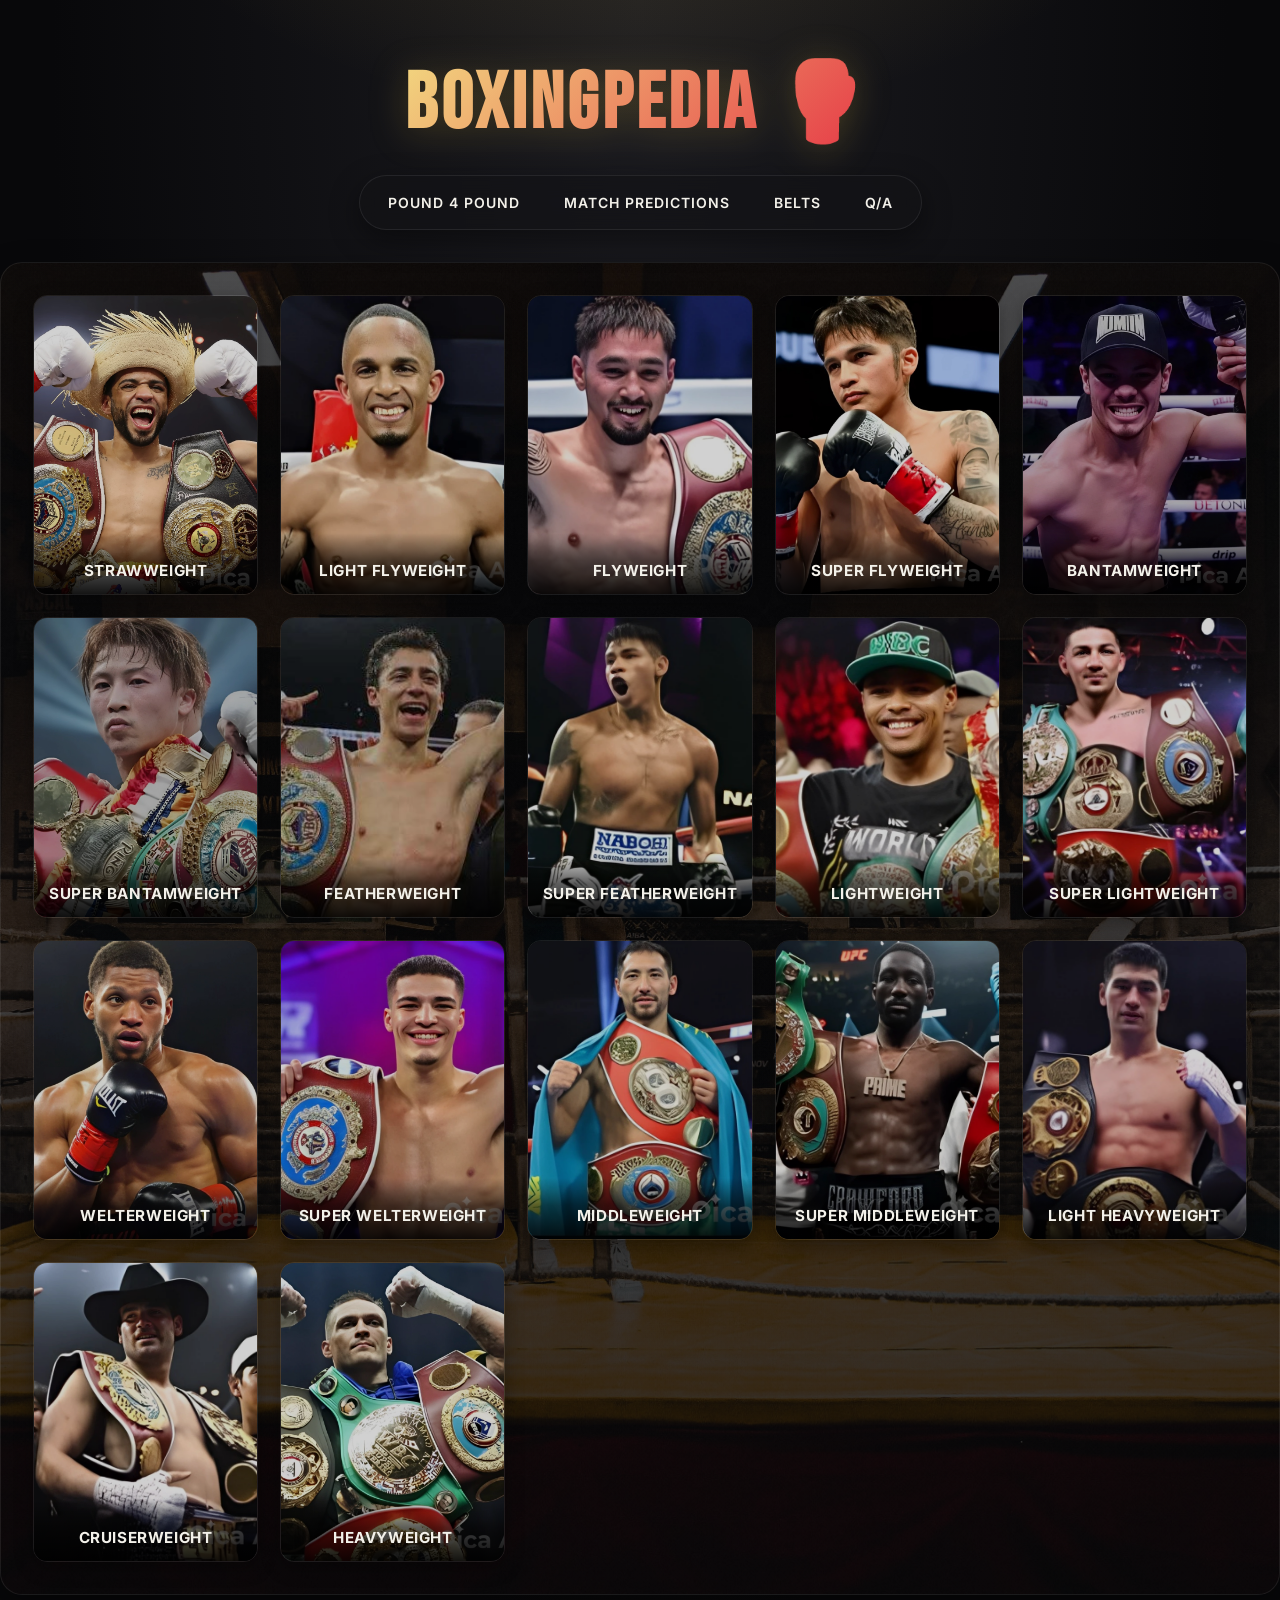
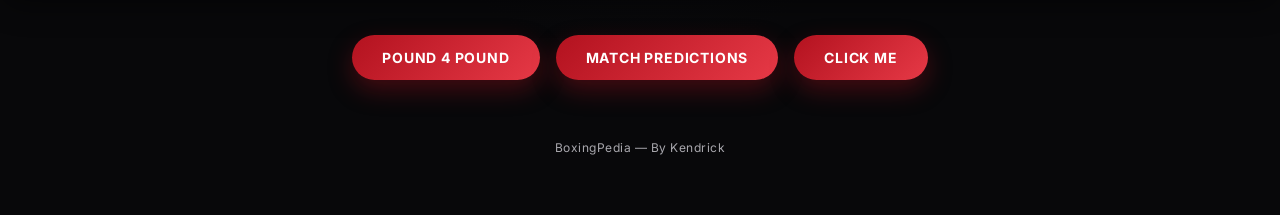
<file: src/main/frontend/static/index.html>
<!DOCTYPE html>
<html lang="en">
<head>
    <meta charset="UTF-8">
    <meta name="viewport" content="width=device-width, initial-scale=1.0">
    <title>BoxingPedia</title>
    <link rel="preconnect" href="https://fonts.googleapis.com">
    <link rel="preconnect" href="https://fonts.gstatic.com" crossorigin>
    <link href="https://fonts.googleapis.com/css2?family=Bebas+Neue&family=Inter:wght@400;500;600;700;800&display=swap" rel="stylesheet">
    <link rel="stylesheet" href="styles.css"> <!-- CSS link -->
</head>
<body>

<section class="hero">
    <header>
        <h1><a href="index.html">BoxingPedia 🥊</a></h1>
    </header>
</section>


<!-- Navigation bar Code -->
<nav class="topnav">
    <a href="p4p.html">Pound 4 Pound</a>
    <a href="matchPrec.html">Match Predictions</a>
    <a href="belts.html">Belts</a>
    <a href="clickMe.html">Q/A</a>
</nav>

<div class="card-container">

    <a href="divisions/straw.html" class="card">
        <img src="pics/strawwieght_pic.jpg" alt="Strawweight boxer">
        <div class="card-title">Strawweight</div>
    </a>
    <a href="lightFly.html" class="card">
        <img src="pics/lightfly.jpg" alt="Light Flyweight boxer">
        <div class="card-title">Light Flyweight</div>
    </a>
    <a href="fly.html" class="card">
        <img src="pics/fly.jpg" alt="Flyweight boxer">
        <div class="card-title">Flyweight</div>
    </a>
    <a href="superFly.html" class="card">
        <img src="pics/superfly.jpg" alt="Super Flyweight boxer">
        <div class="card-title">Super Flyweight</div>
    </a>
    <a href="bantam.html" class="card">
        <img src="pics/bantam.jpg" alt="Bantamweight boxer">
        <div class="card-title">Bantamweight</div>
    </a>
    <a href="superBantam.html" class="card">
        <img src="pics/superbantam.jpg" alt="Super Bantamweight boxer">
        <div class="card-title">Super Bantamweight</div>
    </a>
    <a href="feather.html" class="card">
        <img src="pics/feather.jpg" alt="Featherweight boxer">
        <div class="card-title">Featherweight</div>
    </a>
    <a href="superFeath.html" class="card">
        <img src="pics/superfeather.jpg" alt="Super Featherweight boxer">
        <div class="card-title">Super Featherweight</div>
    </a>
    <a href="light.html" class="card">
        <img src="pics/light.jpg" alt="Lightweight boxer">
        <div class="card-title">Lightweight</div>
    </a>
    <a href="superLight.html" class="card">
        <img src="pics/superwelt.jpg" alt="Super Lightweight boxer">
        <div class="card-title">Super Lightweight</div>
    </a>
    <a href="welt.html" class="card">
        <img src="pics/welter.jpg" alt="Welterweight boxer">
        <div class="card-title">Welterweight</div>
    </a>
    <a href="superWelt.html" class="card">
        <img src="pics/superwelter.jpg" alt="Super Welterweight boxer">
        <div class="card-title">Super Welterweight</div>
    </a>
    <a href="mid.html" class="card">
        <img src="pics/middle.jpg" alt="Middleweight boxer">
        <div class="card-title">Middleweight</div>
    </a>
    <a href="superMid.html" class="card">
        <img src="pics/supermid.jpg" alt="Super Middleweight boxer">
        <div class="card-title">Super Middleweight</div>
    </a>
    <a href="lightHeav.html" class="card">
        <img src="pics/lightheavy.jpg" alt="Light Heavyweight boxer">
        <div class="card-title">Light Heavyweight</div>
    </a>
    <a href="cruiser.html" class="card">
        <img src="pics/cruiser.jpg" alt="Cruiserweight boxer">
        <div class="card-title">Cruiserweight</div>
    </a>
    <a href="heavy.html" class="card">
        <img src="pics/heavy.jpg" alt="Heavyweight boxer">
        <div class="card-title">Heavyweight</div>
    </a>

</div>

<section class="actions">
    <button id="testBtn" class="btn">Pound 4 Pound</button>
    <button id="testsBtn" class="btn">Match Predictions</button>
    <button id="testBtns" class="btn">Click Me</button>
</section>

<footer class="site-footer">
    <p>BoxingPedia &mdash; By Kendrick</p>
</footer>

<!-- JavaScript file -->
<script src="script.js"></script>
</body>
</html>
</file>
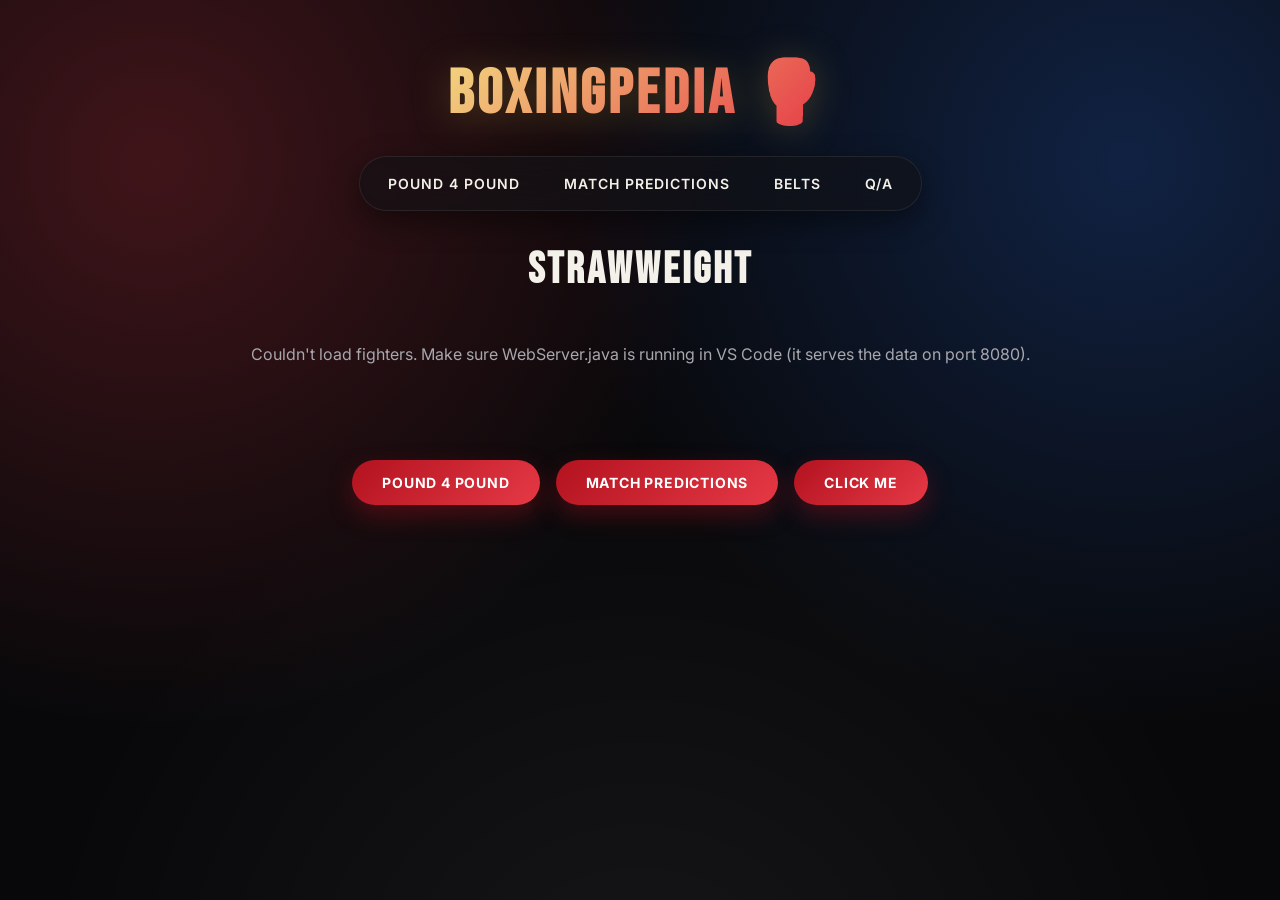
<file: src/main/frontend/static/divisions/straw.html>
<!DOCTYPE html>
<html lang="en">
<head>
    <meta charset="UTF-8">
    <meta name="viewport" content="width=device-width, initial-scale=1.0">
    <title>BoxingPedia</title>
    <link rel="preconnect" href="https://fonts.googleapis.com">
    <link rel="preconnect" href="https://fonts.gstatic.com" crossorigin>
    <link href="https://fonts.googleapis.com/css2?family=Bebas+Neue&family=Inter:wght@400;500;600;700;800&display=swap" rel="stylesheet">
    <link rel="stylesheet" href="styles.css"> <!-- CSS link -->
</head>
<body>

<section class="hero">
    <header>
                <h1><a href="../index.html">BoxingPedia 🥊</a> </h1>
    </header>
</section>


<!-- Navigation bar Code -->
<nav class="topnav">
    <a href="p4p.html">Pound 4 Pound</a>
    <a href="matchPrec.html">Match Predictions</a>
    <a href="belts.html">Belts</a>
    <a href="clickMe.html">Q/A</a>
</nav>


<h2 class="division-title">Strawweight</h2>

<!-- Fighter cards are added here by script.js, using data from the database.
     data-division says which weight class to load. To make another division page,
     copy this file and change data-division (and the title above). -->
<div class="card-container" id="boxers" data-division="Strawweight">
    <p class="status-message">Loading fighters...</p>
</div>

<section class="actions">
    <button id="testBtn">Pound 4 Pound</button>
    <button id="testsBtn">Match Predictions</button>
    <button id="testBtns">Click Me</button>

</section>

<!-- JavaScript file -->
<script src="script.js"></script>
</body>
</html>
</file>
<file: src/main/frontend/static/styles.css>
/* ============================
   BoxingPedia — design tokens
   ============================ */
:root {
    --bg: #08080a;
    --bg-soft: #141417;
    --panel: rgba(18, 18, 22, 0.72);
    --panel-border: rgba(255, 255, 255, 0.08);
    --gold: #d4af37;
    --gold-light: #f2d67f;
    --crimson: #b3121f;
    --crimson-light: #e63946;
    --text: #f3f1ea;
    --text-dim: #a8a7ad;
    --radius-lg: 22px;
    --radius-md: 14px;
    --shadow-soft: 0 10px 30px rgba(0, 0, 0, 0.45);
    --shadow-hover: 0 18px 40px rgba(0, 0, 0, 0.55);
    --font-display: "Bebas Neue", "Brush Script MT", cursive;
    --font-body: "Inter", Arial, sans-serif;
}

* {
    box-sizing: border-box;
}

::selection {
    background: var(--gold);
    color: #100c02;
}

body {
    margin: 0;
    padding: 0;
    min-height: 100vh;
    font-family: var(--font-body);
    color: var(--text);
    background:
        radial-gradient(ellipse 900px 500px at 50% -10%, rgba(212, 175, 55, 0.16), transparent 60%),
        radial-gradient(ellipse at top, #1c1c21 0%, #08080a 65%);
}

/* ---------- Hero / header ---------- */
.hero {
    padding: 56px 20px 24px;
    text-align: center;
}

header h1 {
    margin: 0;
}

header h1 a {
    text-decoration: none;
    font-family: var(--font-display);
    font-size: 78px;
    letter-spacing: 4px;
    background: linear-gradient(135deg, var(--gold-light), var(--crimson-light));
    -webkit-background-clip: text;
    background-clip: text;
    color: transparent;
    filter: drop-shadow(0 4px 18px rgba(212, 175, 55, 0.25));
}

.tagline {
    margin: 6px 0 0;
    color: var(--text-dim);
    text-transform: uppercase;
    letter-spacing: 3px;
    font-size: 13px;
    font-weight: 600;
}

/* ---------- Navigation ---------- */
.topnav {
    position: sticky;
    top: 12px;
    z-index: 20;
    display: flex;
    justify-content: center;
    flex-wrap: wrap;
    gap: 4px;
    width: fit-content;
    max-width: calc(100% - 32px);
    margin: 0 auto 32px;
    padding: 8px;
    background: var(--panel);
    backdrop-filter: blur(14px) saturate(160%);
    -webkit-backdrop-filter: blur(14px) saturate(160%);
    border: 1px solid var(--panel-border);
    border-radius: 999px;
    box-shadow: var(--shadow-soft);
}

.topnav a {
    position: relative;
    float: none;
    color: var(--text);
    text-align: center;
    padding: 10px 20px;
    margin: 0;
    text-decoration: none;
    font-size: 14px;
    font-weight: 600;
    text-transform: uppercase;
    letter-spacing: 1px;
    border-radius: 999px;
    transition: color 0.2s ease, background 0.2s ease;
    white-space: nowrap;
}

.topnav a:hover {
    background: rgba(212, 175, 55, 0.14);
    color: var(--gold-light);
}

.topnav a.active {
    background: linear-gradient(135deg, var(--crimson), var(--crimson-light));
    color: #fff;
}

/* ---------- Card grid ---------- */
.card-container {
    display: grid;
    grid-template-columns: repeat(auto-fill, minmax(210px, 1fr));
    gap: 22px;
    max-width: 1400px;
    margin: 0 auto;
    padding: 32px;
    border: 1px solid var(--panel-border);
    border-radius: var(--radius-lg);
    background:
        linear-gradient(rgba(6, 6, 8, 0.72), rgba(6, 6, 8, 0.82)),
        url('pics/background.jpg') center center / cover no-repeat;
    box-shadow: var(--shadow-soft);
}

.card {
    position: relative;
    aspect-ratio: 3 / 4;
    display: block;
    overflow: hidden;
    border-radius: var(--radius-md);
    text-decoration: none;
    color: var(--text);
    border: 1px solid var(--panel-border);
    box-shadow: 0 6px 18px rgba(0, 0, 0, 0.35);
    transition: transform 0.35s ease, box-shadow 0.35s ease, border-color 0.35s ease;
}

.card:hover {
    transform: translateY(-6px);
    box-shadow: var(--shadow-hover);
    border-color: rgba(212, 175, 55, 0.55);
}

.card img {
    width: 100%;
    height: 100%;
    display: block;
    object-fit: cover;
    filter: brightness(0.82) saturate(1.05);
    transition: transform 0.5s ease, filter 0.5s ease;
}

.card:hover img {
    transform: scale(1.08);
    filter: brightness(1) saturate(1.1);
}

.card-title {
    position: absolute;
    left: 0;
    right: 0;
    bottom: 0;
    padding: 28px 14px 14px;
    text-align: center;
    font-size: 0.95rem;
    font-weight: 700;
    text-transform: uppercase;
    letter-spacing: 0.6px;
    background: linear-gradient(to top, rgba(0, 0, 0, 0.9) 0%, rgba(0, 0, 0, 0.55) 55%, transparent 100%);
}

/* ---------- Buttons ---------- */
.actions {
    display: flex;
    flex-wrap: wrap;
    justify-content: center;
    gap: 16px;
    padding: 40px 20px 24px;
}

.btn {
    font-family: var(--font-body);
    font-size: 14px;
    font-weight: 700;
    text-transform: uppercase;
    letter-spacing: 0.8px;
    color: #fff;
    background: linear-gradient(135deg, var(--crimson), var(--crimson-light));
    border: none;
    padding: 14px 30px;
    border-radius: 999px;
    cursor: pointer;
    box-shadow: 0 10px 24px rgba(179, 18, 31, 0.35);
    transition: transform 0.2s ease, box-shadow 0.2s ease;
}

.btn:hover {
    transform: translateY(-2px);
    box-shadow: 0 14px 30px rgba(179, 18, 31, 0.5);
}

.btn:active {
    transform: translateY(0);
    box-shadow: 0 6px 14px rgba(179, 18, 31, 0.4);
}

/* ---------- Footer ---------- */
.site-footer {
    text-align: center;
    padding: 24px 20px 48px;
    color: var(--text-dim);
    font-size: 12px;
    letter-spacing: 0.5px;
}

/* ---------- Scrollbar polish (WebKit) ---------- */
::-webkit-scrollbar {
    width: 10px;
}

::-webkit-scrollbar-track {
    background: var(--bg);
}

::-webkit-scrollbar-thumb {
    background: rgba(212, 175, 55, 0.4);
    border-radius: 10px;
}

::-webkit-scrollbar-thumb:hover {
    background: rgba(212, 175, 55, 0.65);
}

/* ---------- Responsive ---------- */
@media (max-width: 640px) {
    header h1 a {
        font-size: 52px;
        letter-spacing: 2px;
    }

    .topnav {
        border-radius: var(--radius-md);
    }

    .topnav a {
        padding: 8px 14px;
        font-size: 12px;
    }

    .card-container {
        grid-template-columns: repeat(auto-fill, minmax(150px, 1fr));
        gap: 14px;
        padding: 18px;
    }

    .btn {
        padding: 12px 22px;
        font-size: 13px;
    }
}
</file>
<file: src/main/frontend/static/divisions/styles.css>
/* ============================
   BoxingPedia — fighter page
   (shares tokens with the root stylesheet)
   ============================ */
:root {
    --bg: #08080a;
    --bg-soft: #141417;
    --panel: rgba(18, 18, 22, 0.72);
    --panel-border: rgba(255, 255, 255, 0.08);
    --gold: #d4af37;
    --gold-light: #f2d67f;
    --crimson: #b3121f;
    --crimson-light: #e63946;
    --text: #f3f1ea;
    --text-dim: #a8a7ad;
    --radius-lg: 22px;
    --radius-md: 14px;
    --shadow-soft: 0 10px 30px rgba(0, 0, 0, 0.45);
    --shadow-hover: 0 18px 40px rgba(0, 0, 0, 0.55);
    --font-display: "Bebas Neue", "Brush Script MT", cursive;
    --font-body: "Inter", Arial, sans-serif;
}

* {
    box-sizing: border-box;
}

::selection {
    background: var(--gold);
    color: #100c02;
}

body {
    margin: 0;
    padding: 0;
    min-height: 100vh;
    font-family: var(--font-body);
    color: var(--text);
    background:
        radial-gradient(circle at 12% 18%, rgba(230, 57, 70, 0.25), transparent 42%),
        radial-gradient(circle at 88% 18%, rgba(40, 110, 235, 0.25), transparent 42%),
        radial-gradient(circle at 50% 115%, rgba(255, 255, 255 , 0.06), transparent 50%),
        #08080a;
        background-attachment: fixed;
}

.hero {
    padding: 56px 20px 24px;
    text-align: center;
}

header h1 {
    margin: 0;
}

header h1 a {
    text-decoration: none;
    font-family: var(--font-display);
    font-size: 62px;
    letter-spacing: 4px;
    background: linear-gradient(135deg, var(--gold-light), var(--crimson-light));
    -webkit-background-clip: text;
    background-clip: text;
    color: transparent;
    filter: drop-shadow(0 4px 18px rgba(212, 175, 55, 0.25));
}

/* ---------- Navigation (shared look) ---------- */
.topnav {
    position: sticky;
    top: 12px;
    z-index: 20;
    display: flex;
    justify-content: center;
    flex-wrap: wrap;
    gap: 4px;
    width: fit-content;
    max-width: calc(100% - 32px);
    margin: 0 auto 32px;
    padding: 8px;
    background: var(--panel);
    backdrop-filter: blur(14px) saturate(160%);
    -webkit-backdrop-filter: blur(14px) saturate(160%);
    border: 1px solid var(--panel-border);
    border-radius: 999px;
    box-shadow: var(--shadow-soft);
}

.topnav a {
    position: relative;
    color: var(--text);
    text-align: center;
    padding: 10px 20px;
    text-decoration: none;
    font-size: 14px;
    font-weight: 600;
    text-transform: uppercase;
    letter-spacing: 1px;
    border-radius: 999px;
    transition: color 0.2s ease, background 0.2s ease;
    white-space: nowrap;
}

.topnav a:hover {
    background: rgba(212, 175, 55, 0.14);
    color: var(--gold-light);
}

.topnav a.active {
    background: linear-gradient(135deg, var(--crimson), var(--crimson-light));
    color: #fff;
}

/* ---------- Fighter profile card ---------- */
.card-container {
    display: flex;
    flex-wrap: wrap;
    justify-content: center;
    gap: 24px;
    max-width: 1000px;
    margin: 0 auto;
    padding: 32px 20px 60px;
}

.card {
    display: block;
    width: 100%;
    max-width: 360px;
    text-decoration: none;
    color: var(--text);
    background: var(--panel);
    border: 1px solid var(--panel-border);
    border-radius: var(--radius-lg);
    overflow: hidden;
    box-shadow: var(--shadow-soft);
    transition: transform 0.35s ease, box-shadow 0.35s ease, border-color 0.35s ease;
}

.card:hover {
    transform: translateY(-6px);
    box-shadow: var(--shadow-hover);
    border-color: rgba(212, 175, 55, 0.55);
}

.card img {
    width: 100%;
    height: 260px;
    display: block;
    object-fit: cover;
    background: var(--bg-soft);
    /* falls back gracefully while #fighterImg has no src yet */
    color: transparent;
    font-size: 0;
}

.card h1 {
    margin: 18px 20px 4px;
    font-family: var(--font-display);
    font-size: 34px;
    letter-spacing: 1px;
    color: var(--gold-light);
    min-height: 1.2em;
}

.card p {
    display: flex;
    justify-content: space-between;
    margin: 0;
    padding: 10px 20px;
    font-size: 14px;
    border-top: 1px solid var(--panel-border);
}

.card p:first-of-type {
    border-top: none;
    margin-top: 10px;
}

.card p:last-of-type {
    padding-bottom: 20px;
}

.stat-label {
    color: var(--text-dim);
    text-transform: uppercase;
    font-size: 11px;
    font-weight: 700;
    letter-spacing: 1px;
    align-self: center;
}

.stat-value {
    font-weight: 600;
    text-align: right;
}

/* ---------- Division page: fighters from the database ---------- */
.division-title {
    margin: 0;
    text-align: center;
    font-family: var(--font-display);
    font-size: 44px;
    letter-spacing: 3px;
    color: var(--text);
}

.fighter-card {
    position: relative;
    max-width: 300px;
}

.fighter-card.champion {
    border-color: rgba(212, 175, 55, 0.7);
    box-shadow: 0 0 0 1px rgba(212, 175, 55, 0.35), 0 14px 40px rgba(212, 175, 55, 0.18);
}

.photo-placeholder {
    height: 260px;
    display: flex;
    align-items: center;
    justify-content: center;
    background: linear-gradient(160deg, #1d1d22, var(--bg-soft));
    font-family: var(--font-display);
    font-size: 72px;
    letter-spacing: 4px;
    color: rgba(255, 255, 255, 0.18);
}

.rank-badge {
    position: absolute;
    top: 14px;
    left: 14px;
    padding: 6px 12px;
    border-radius: 999px;
    font-size: 12px;
    font-weight: 800;
    letter-spacing: 1px;
    text-transform: uppercase;
    color: var(--text);
    background: rgba(8, 8, 10, 0.75);
    border: 1px solid var(--panel-border);
    backdrop-filter: blur(6px);
}

.champion .rank-badge {
    color: #100c02;
    background: linear-gradient(135deg, var(--gold-light), var(--gold));
    border-color: transparent;
}

.nickname {
    margin: 0 20px 6px;
    font-size: 13px;
    font-style: italic;
    color: var(--text-dim);
}

/* Regular (SC) and interim (IC) champions: silver instead of gold */
.fighter-card.secondary-champion {
    border-color: rgba(200, 200, 210, 0.45);
}

.secondary-champion .rank-badge {
    color: #111114;
    background: linear-gradient(135deg, #f1f1f4, #b9b9c2);
    border-color: transparent;
}

/* One heading per organization (WBA, WBC, IBF, WBO) on a division page */
.org-heading {
    width: 100%;
    margin: 24px 0 0;
    padding-bottom: 8px;
    border-bottom: 1px solid var(--panel-border);
    font-family: var(--font-display);
    font-size: 30px;
    letter-spacing: 2px;
    color: var(--gold-light);
    text-align: center;
}

.org-heading:first-child {
    margin-top: 0;
}

.status-message {
    width: 100%;
    text-align: center;
    color: var(--text-dim);
}

/* ---------- Buttons (shared look) ---------- */
.actions,
section:has(> #testBtn) {
    display: flex;
    flex-wrap: wrap;
    justify-content: center;
    gap: 16px;
    padding: 20px 20px 48px;
}

.btn,
#testBtn,
#testsBtn,
#testBtns {
    font-family: var(--font-body);
    font-size: 14px;
    font-weight: 700;
    text-transform: uppercase;
    letter-spacing: 0.8px;
    color: #fff;
    background: linear-gradient(135deg, var(--crimson), var(--crimson-light));
    border: none;
    padding: 14px 30px;
    border-radius: 999px;
    cursor: pointer;
    box-shadow: 0 10px 24px rgba(179, 18, 31, 0.35);
    transition: transform 0.2s ease, box-shadow 0.2s ease;
}

.btn:hover,
#testBtn:hover,
#testsBtn:hover,
#testBtns:hover {
    transform: translateY(-2px);
    box-shadow: 0 14px 30px rgba(179, 18, 31, 0.5);
}

/* ---------- Scrollbar polish (WebKit) ---------- */
::-webkit-scrollbar {
    width: 10px;
}

::-webkit-scrollbar-track {
    background: var(--bg);
}

::-webkit-scrollbar-thumb {
    background: rgba(212, 175, 55, 0.4);
    border-radius: 10px;
}

@media (max-width: 640px) {
    header h1 a {
        font-size: 44px;
        letter-spacing: 2px;
    }
}
</file>
